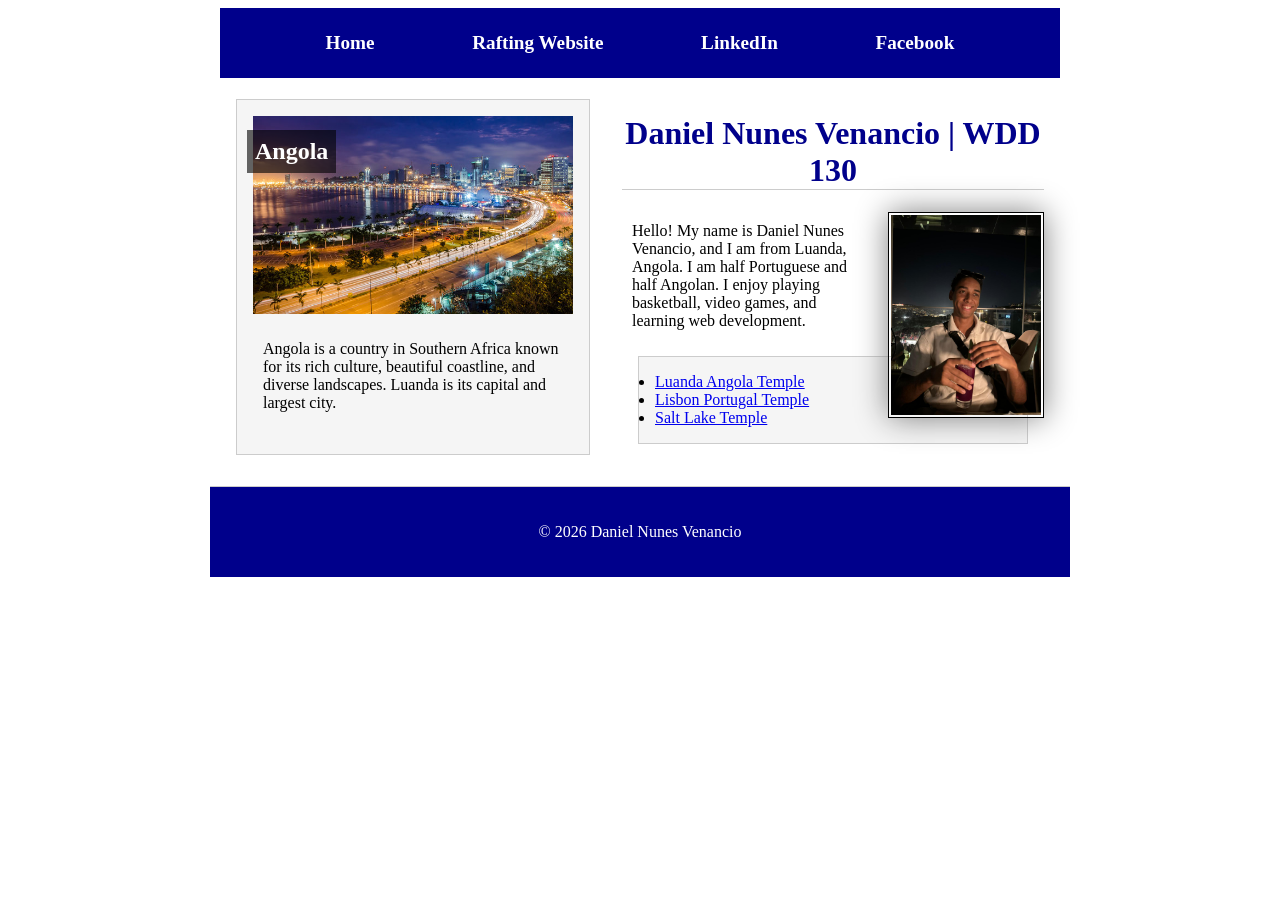
<file: index.html>
<!DOCTYPE html>
<html lang="en-US">

<head>
    <meta charset="utf-8">
    <meta name="viewport" content="width=device-width, initial-scale=1.0">
    <title>Daniel Nunes Venancio | WDD 130</title>
    <meta name="description" content="Daniel, WDD130, Introduction">
    <meta name="author" content="Daniel Venancio">
    <link rel="stylesheet" href="styles/styles.css">
</head>

<body>
    <header>
        <nav>
            <a class="active" href="#">Home</a>
            <a href="wwr/index.html">Rafting Website</a>
            <a href="https://www.linkedin.com/in/daniel-vena%C3%A2ncio-1ba6021aa/" target="_blank">LinkedIn</a>
            <a href="https://www.facebook.com/daniel.nunesvenancio" target="_blank">Facebook</a>
        </nav>
    </header>

    <!-- Div wrapper-->
    <div class="grid">
        <main>
            <h1>Daniel Nunes Venancio | WDD 130</h1>

            <img src="images/profile.jpg" alt="Hello, my name is Daniel Nunes Venancio" class="profile-img">

            <p>
                Hello! My name is Daniel Nunes Venancio, and I am from Luanda, Angola.
                I am half Portuguese and half Angolan. I enjoy playing basketball,
                video games, and learning web development.
            </p>

            <ul class="box">
                <li>
                    <a href="https://www.churchofjesuschrist.org/temples/details/luanda-angola-temple"
                        target="_blank">Luanda Angola Temple</a>
                </li>
                <li>
                    <a href="https://www.churchofjesuschrist.org/temples/details/lisbon-portugal-temple"
                        target="_blank">Lisbon Portugal Temple</a>
                </li>
                <li>
                    <a href="https://www.churchofjesuschrist.org/temples/details/salt-lake-temple" target="_blank">Salt
                        Lake
                        Temple</a>
                </li>
            </ul>
        </main>

        <aside class="box">
            <h2>Angola</h2>
            <img src="images/angola.jpg" alt="Map or landscape of Angola">
            <p>
                Angola is a country in Southern Africa known for its rich culture,
                beautiful coastline, and diverse landscapes. Luanda is its capital
                and largest city.
            </p>
        </aside>
    </div>

    <footer>
        <p>&copy; 2026 Daniel Nunes Venancio</p>
    </footer>
</body>

</html>
</file>
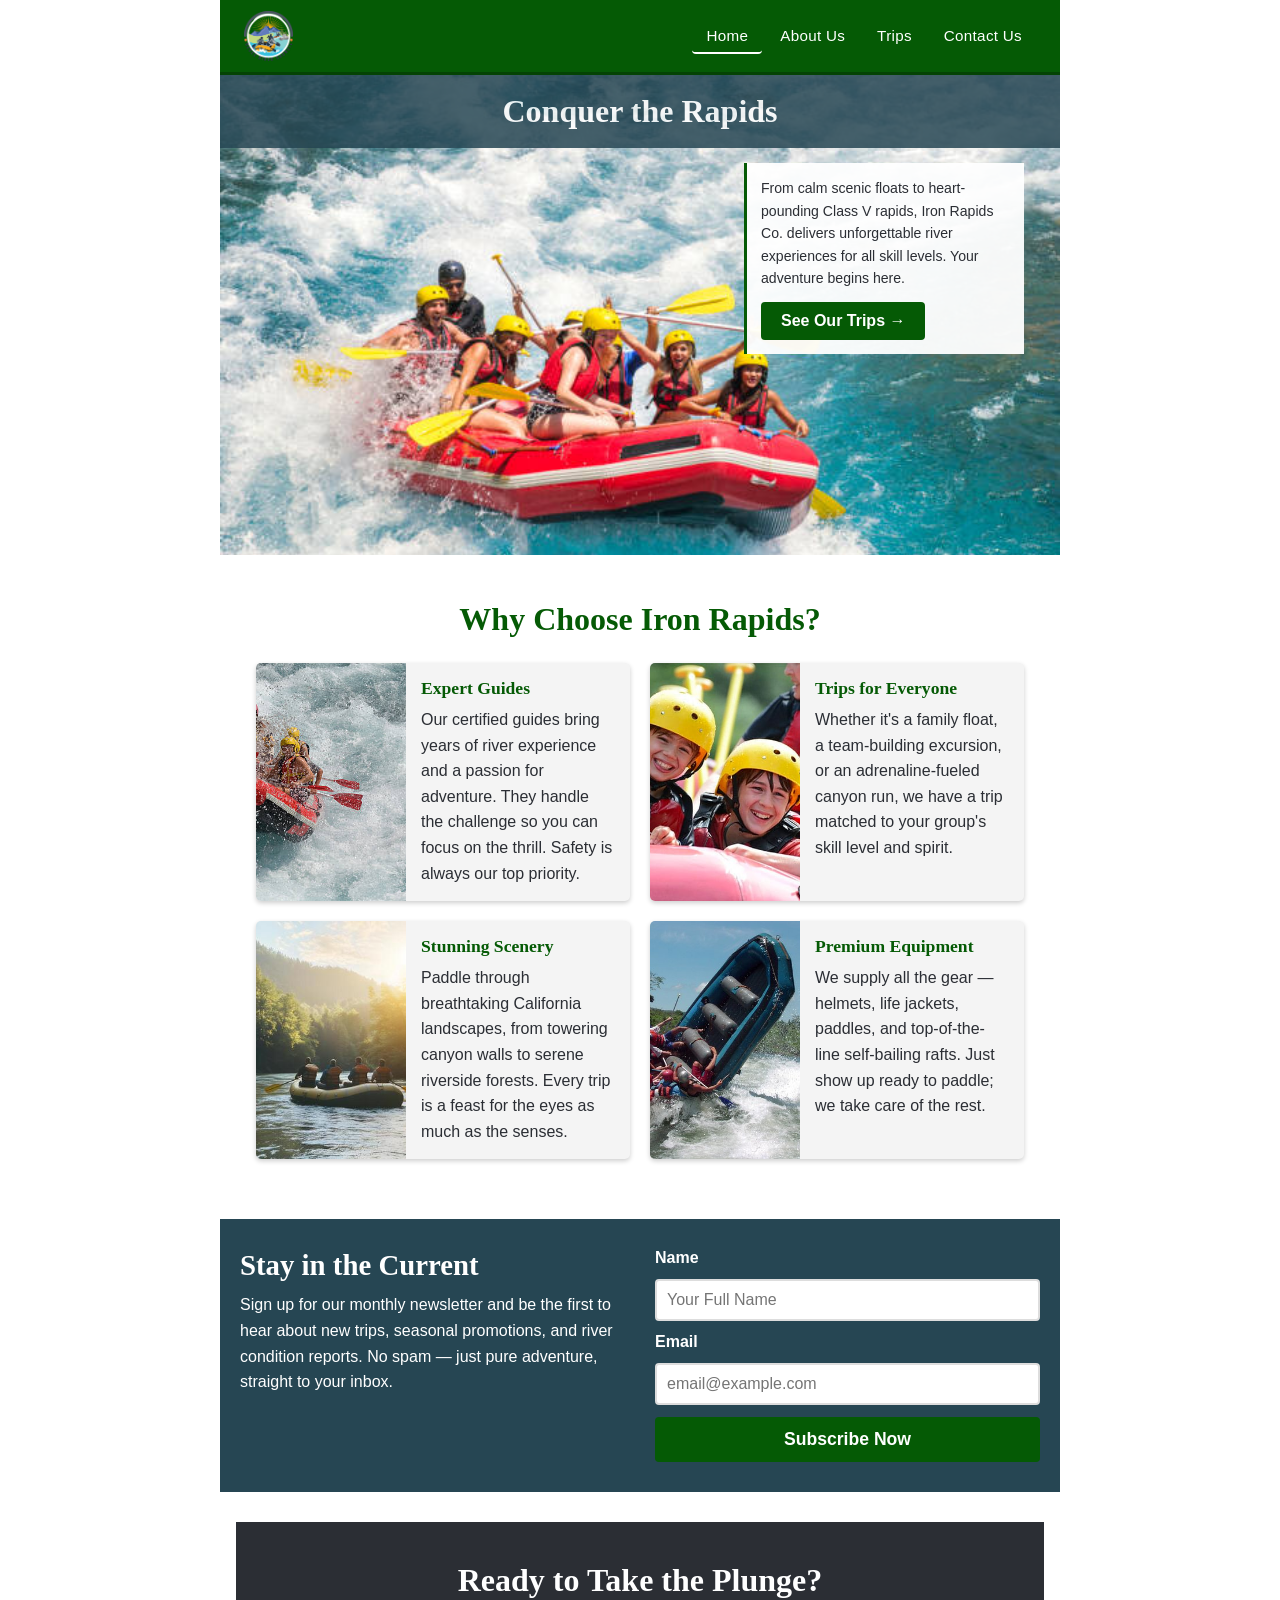
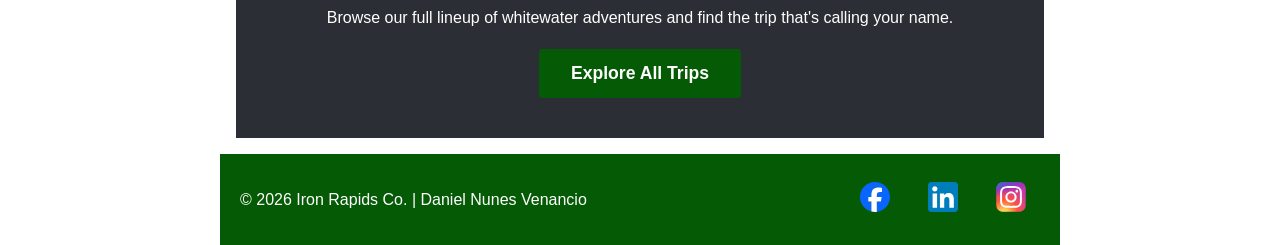
<file: wwr/index.html>
<!DOCTYPE html>
<html lang="en-US">

<head>
    <meta charset="utf-8">
    <meta name="viewport" content="width=device-width, initial-scale=1.0">
    <title>Iron Rapids | Whitewater Rafting Adventures</title>
    <meta name="description"
        content="Iron Rapids Co. offers thrilling whitewater rafting adventures in Sacramento, California. Book your trip today!">
    <meta name="author" content="Daniel Nunes Venancio">
    <link rel="stylesheet" href="styles/rafting.css">
</head>

<body>
    <header>
        <img src="images/logo.png" alt="Iron Rapids Logo">
        <nav>
            <a href="index.html" class="active">Home</a>
            <a href="about.html">About Us</a>
            <a href="trips.html">Trips</a>
            <a href="contact.html">Contact Us</a>
        </nav>
    </header>

    <main>

        <div class="hero">
            <img src="images/hero.jpg" alt="Whitewater rafting on the river">
            <h1>Conquer the Rapids</h1>
            <article>
                <p>
                    From calm scenic floats to heart-pounding Class V rapids,
                    Iron Rapids Co. delivers unforgettable river experiences for
                    all skill levels. Your adventure begins here.
                </p>
                <a href="trips.html" class="cta-button">See Our Trips &rarr;</a>
            </article>
        </div>

        <!--grid-->
        <section class="offerings">
            <h2>Why Choose Iron Rapids?</h2>
            <div class="offerings-grid">
                <div class="offering-card">
                    <img src="images/rapid.jpg" alt="Expert guides leading a rafting trip">
                    <div class="offering-text">
                        <h3>Expert Guides</h3>
                        <p>Our certified guides bring years of river experience and a passion
                            for adventure. They handle the challenge so you can focus on the thrill.
                            Safety is always our top priority.</p>
                    </div>
                </div>
                <div class="offering-card">
                    <img src="images/family.jpg" alt="Family enjoying a rafting adventure">
                    <div class="offering-text">
                        <h3>Trips for Everyone</h3>
                        <p>Whether it's a family float, a team-building excursion, or an
                            adrenaline-fueled canyon run, we have a trip matched to your
                            group's skill level and spirit.</p>
                    </div>
                </div>
                <div class="offering-card">
                    <img src="images/sunset.jpg" alt="Beautiful river scenery at sunset">
                    <div class="offering-text">
                        <h3>Stunning Scenery</h3>
                        <p>Paddle through breathtaking California landscapes, from towering
                            canyon walls to serene riverside forests. Every trip is a feast
                            for the eyes as much as the senses.</p>
                    </div>
                </div>
                <div class="offering-card">
                    <img src="images/extreme.jpg" alt="Extreme whitewater rafting">
                    <div class="offering-text">
                        <h3>Premium Equipment</h3>
                        <p>We supply all the gear — helmets, life jackets, paddles, and
                            top-of-the-line self-bailing rafts. Just show up ready to
                            paddle; we take care of the rest.</p>
                    </div>
                </div>
            </div>
        </section>

        <!--sign-Up-->
        <section class="newsletter">
            <div class="newsletter-inner">
                <div class="newsletter-text">
                    <h2>Stay in the Current</h2>
                    <p>Sign up for our monthly newsletter and be the first to hear about
                        new trips, seasonal promotions, and river condition reports.
                        No spam — just pure adventure, straight to your inbox.</p>
                </div>
                <form class="newsletter-form" action="submit-newsletter.php" method="post">
                    <label for="nl-name">Name</label>
                    <input type="text" id="nl-name" name="name" placeholder="Your Full Name" required>

                    <label for="nl-email">Email</label>
                    <input type="email" id="nl-email" name="email" placeholder="email@example.com" required>

                    <button type="submit">Subscribe Now</button>
                </form>
            </div>
        </section>

        <!--action banner-->
        <section class="cta-banner">
            <h2>Ready to Take the Plunge?</h2>
            <p>Browse our full lineup of whitewater adventures and find the trip that's calling your name.</p>
            <a href="trips.html" class="cta-button cta-button-lg">Explore All Trips</a>
        </section>

    </main>

    <footer>
        <p>&copy; 2026 Iron Rapids Co. | Daniel Nunes Venancio</p>
        <nav class="socialmedia">
            <a href="https://facebook.com"><img src="images/facebook.svg" alt="Facebook"></a>
            <a href="https://linkedin.com"><img src="images/linkedin.svg" alt="LinkedIn"></a>
            <a href="https://instagram.com"><img src="images/instagram.svg" alt="Instagram"></a>
        </nav>
    </footer>
</body>

</html>
</file>
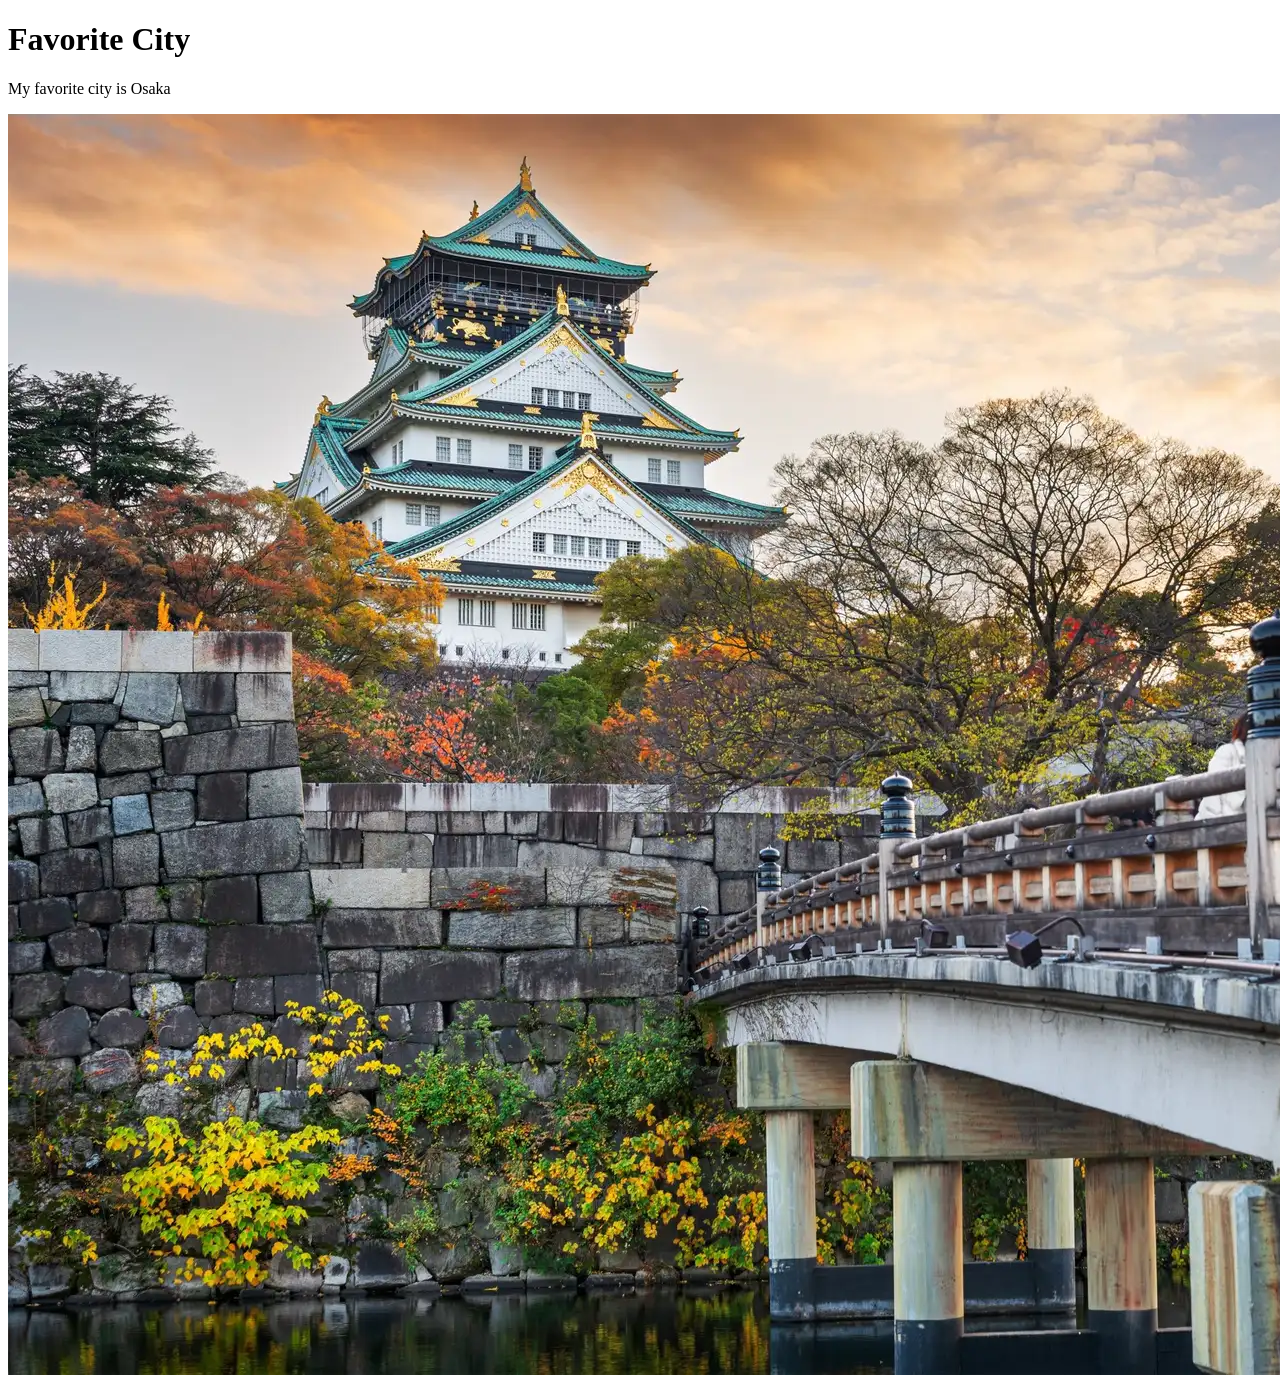
<file: week01/favorite-city.html>
<!DOCTYPE html>
<html lang="en">

<head>
    <meta charset="UTF-8">
    <meta name="viewport" content="width=device-width, initial-scale=1.0">
    <title>Favorite City</title>
</head>

<body>
    <h1>Favorite City</h1>
    <p>My favorite city is Osaka</p>
    <img src="images/osakacity.webp" alt="Osaka Temple">

</body>

</html>
</file>
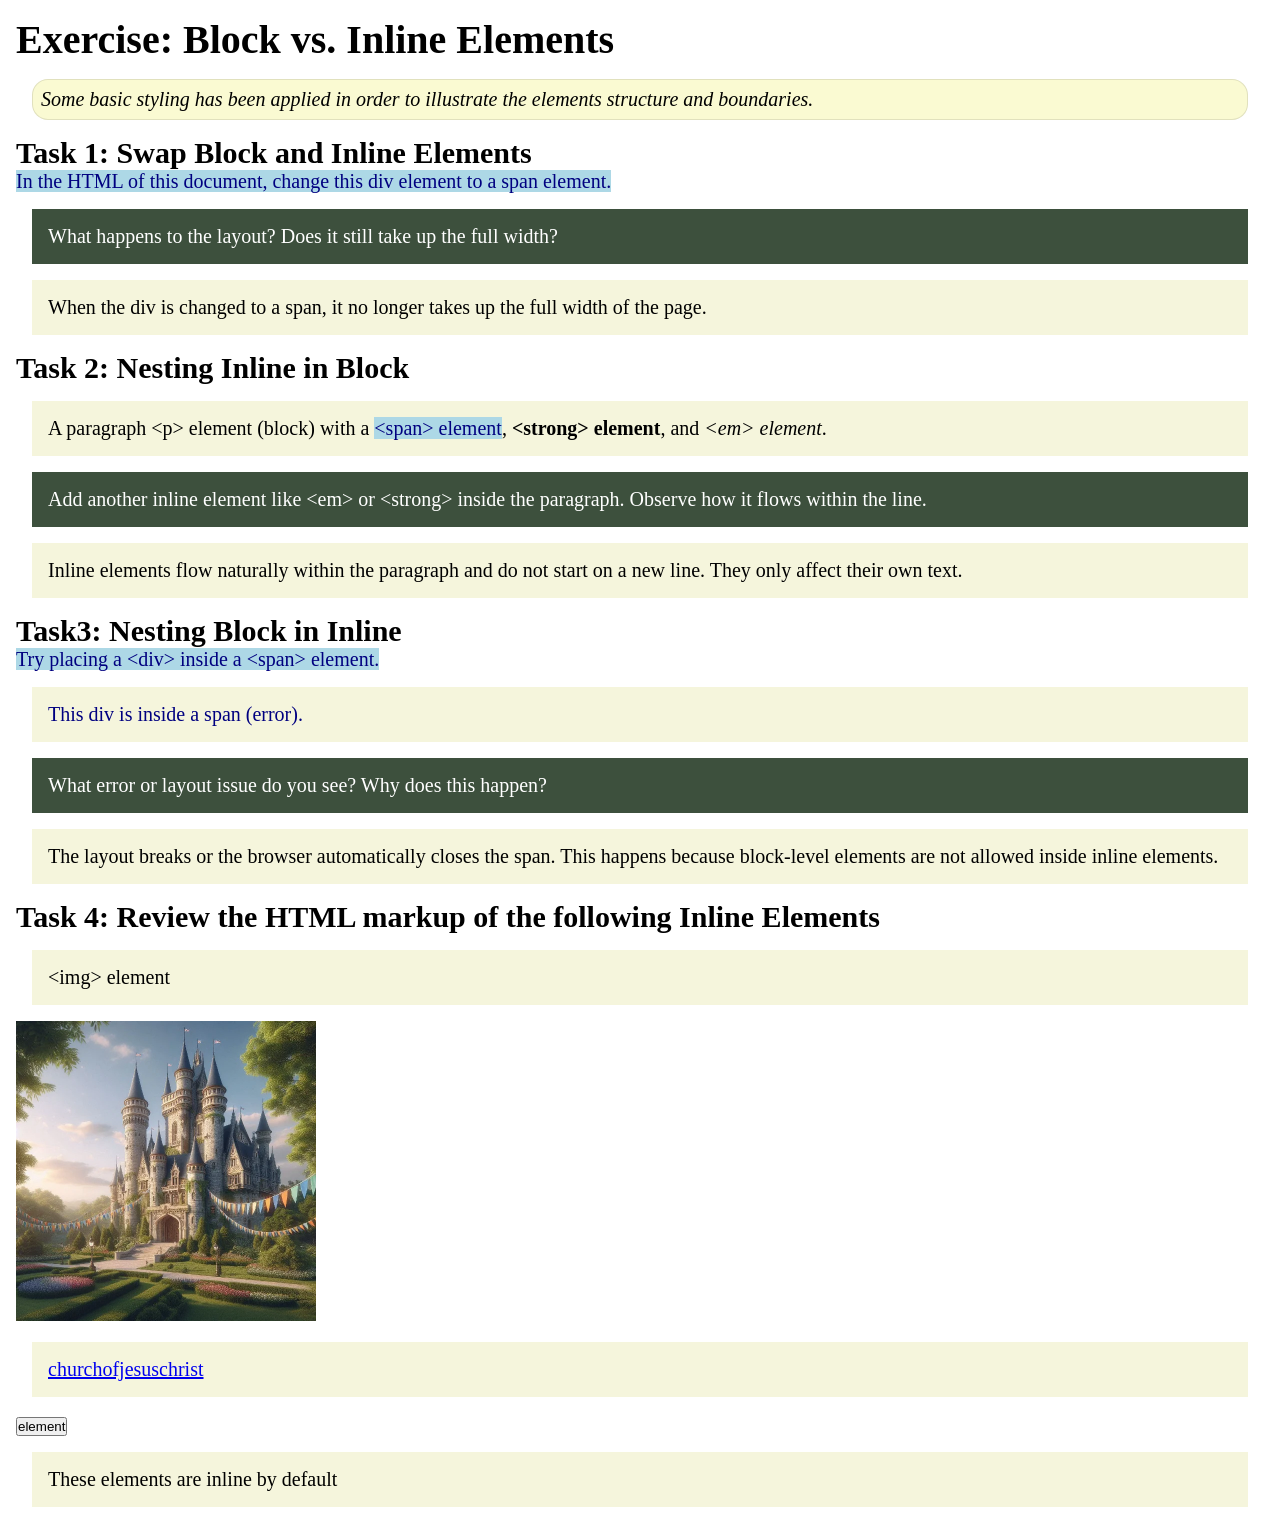
<file: week02/block-vs-inline.html>
<!DOCTYPE html>
<html lang="en">

<head>
    <meta charset="UTF-8">
    <meta name="viewport" content="width=device-width, initial-scale=1.0">
    <title>Exercise: Block vs. Inline Elements</title>
    <link rel="stylesheet" href="styles/block-vs-inline.css">
</head>

<body>
    <main>
        <h1>Exercise: Block vs. Inline Elements</h1>
        <p class="note">Some basic styling has been applied in order to illustrate the elements structure and
            boundaries.</p>

        <h2>Task 1: Swap Block and Inline Elements</h2>
        <span>In the HTML of this document, change this div element to a span element.</span>
        <p class="question">What happens to the layout? Does it still take up the full width?</p>
        <p class="answer">
            When the div is changed to a span, it no longer takes up the full width of the page.
        </p>

        <h2>Task 2: Nesting Inline in Block</h2>
        <p>
            A paragraph &lt;p&gt; element (block) with a
            <span>&lt;span&gt; element</span>,
            <strong>&lt;strong&gt; element</strong>,
            and <em>&lt;em&gt; element</em>.
        </p>
        <p class="question">Add another inline element like &lt;em&gt; or &lt;strong&gt; inside the paragraph. Observe
            how it flows within the line.</p>
        <p class="answer">
            Inline elements flow naturally within the paragraph and do not start on a new line.
            They only affect their own text.
        </p>

        <h2>Task3: Nesting Block in Inline</h2>
        <span>
            Try placing a &lt;div&gt; inside a &lt;span&gt; element.
            <div>This div is inside a span (error).</div>
        </span>
        <p class="question">What error or layout issue do you see? Why does this happen?</p>
        <p class="answer">
            The layout breaks or the browser automatically closes the span.
            This happens because block-level elements are not allowed inside inline elements.
        </p>


        <h2>Task 4: Review the HTML markup of the following Inline Elements</h2>
        <p>&lt;img&gt; element</p>
        <img src="images/castle.webp" alt="placeholder image (images are inline)" width="300" height="300">
        <p>
            <a href="https://churchofjesuschrist.org">
                churchofjesuschrist
            </a>
        </p>
        <button type="button"> element</button>
        <p class="answer">
            These elements are inline by default
        </p>
    </main>
</body>

</html>
</file>
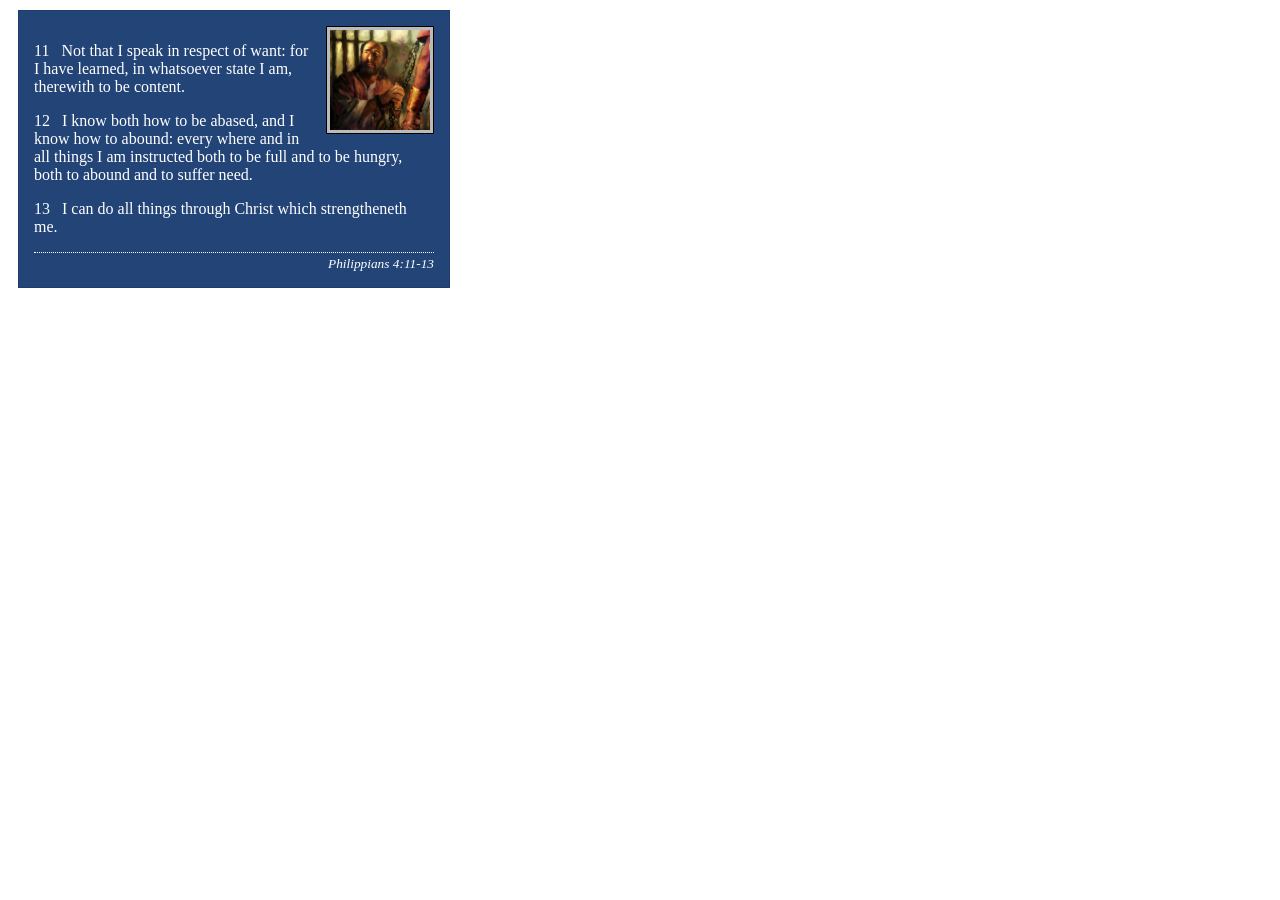
<file: week02/box-model-solution.html>
<!DOCTYPE html>
<html lang="en">
<head>
    <meta charset="UTF-8">
    <meta name="viewport" content="width=device-width, initial-scale=1.0">
    <title>Box Model Activity</title>
    <link rel="stylesheet" href="styles/box-model-solution.css">
</head>
<body>
    <main>
        <div class="callout">
            <img src="images/apostle-paul-imprisoned.webp" alt="Paul the Apostle - Imprisoned in Rome" width="200" height="200">
            <blockquote>
                <p>11 &nbsp; Not that I speak in respect of want: for I have learned, in whatsoever state I am, therewith to be content.</p>
                <p>12 &nbsp; I know both how to be abased, and I know how to abound: every where and in all things I am instructed both to be full and to be hungry, both to abound and to suffer need.</p>
                <p>13 &nbsp; I can do all things through Christ which strengtheneth me.</p>
            </blockquote>
            <cite>Philippians 4:11-13</cite>
        </div>
    </main>
</body>
</html>
</file>
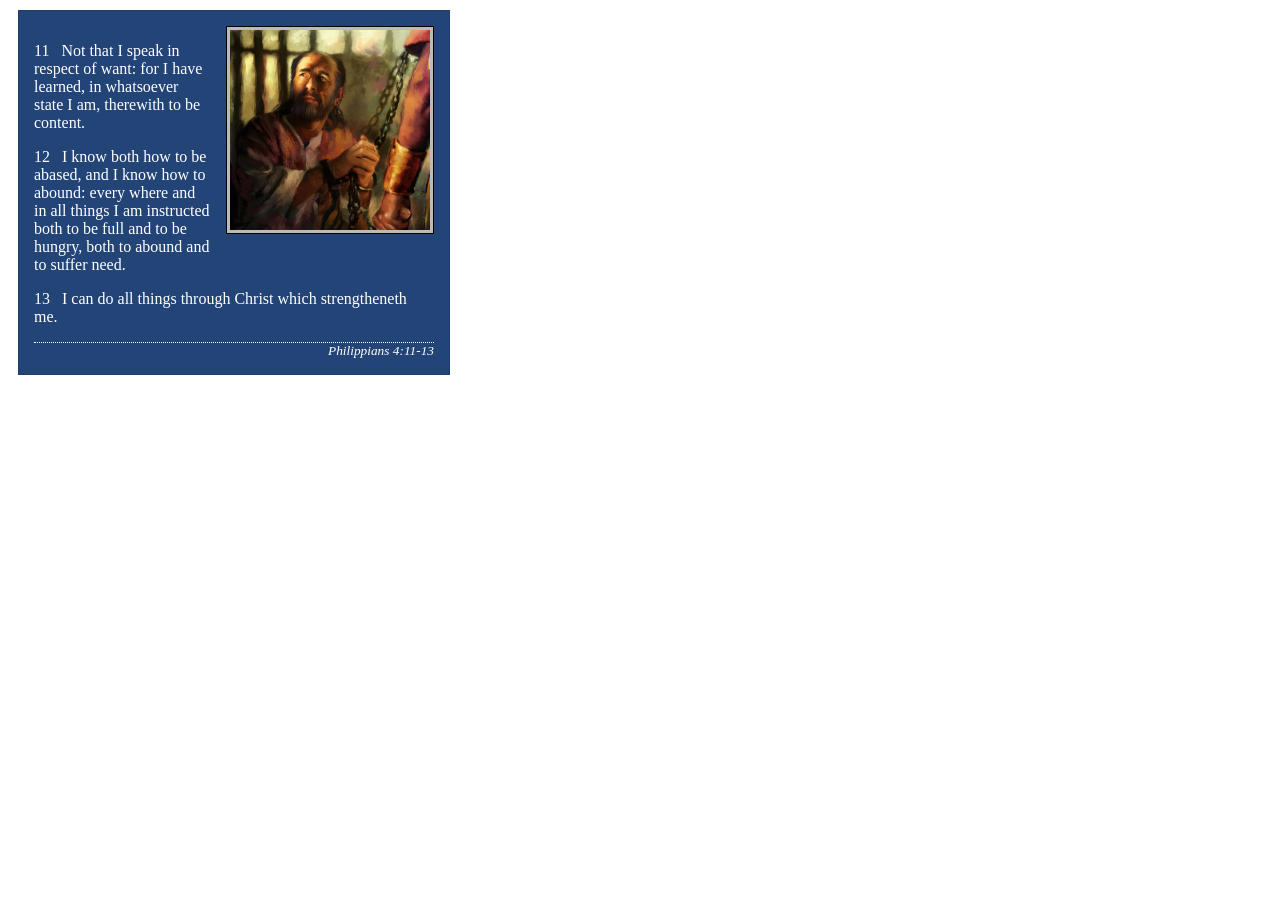
<file: week02/box-model.html>
<!DOCTYPE html>
<html lang="en">

<head>
    <link rel="stylesheet" href="styles/box-model.css">
    <meta charset="UTF-8">
    <meta name="viewport" content="width=device-width, initial-scale=1.0">
    <title>Box Model Activity</title>
</head>

<body>
    <main>
        <div class="callout">
            <img src="images/apostle-paul-imprisoned.webp" alt="Paul the Apostle - Imprisoned in Rome" width="200"
                height="200">
            <blockquote>
                <p>11 &nbsp; Not that I speak in respect of want: for I have learned, in whatsoever state I am,
                    therewith to be content.</p>
                <p>12 &nbsp; I know both how to be abased, and I know how to abound: every where and in all things I am
                    instructed both to be full and to be hungry, both to abound and to suffer need.</p>
                <p>13 &nbsp; I can do all things through Christ which strengtheneth me.</p>
            </blockquote>
            <cite>Philippians 4:11-13</cite>
        </div>
    </main>
</body>

</html>
</file>
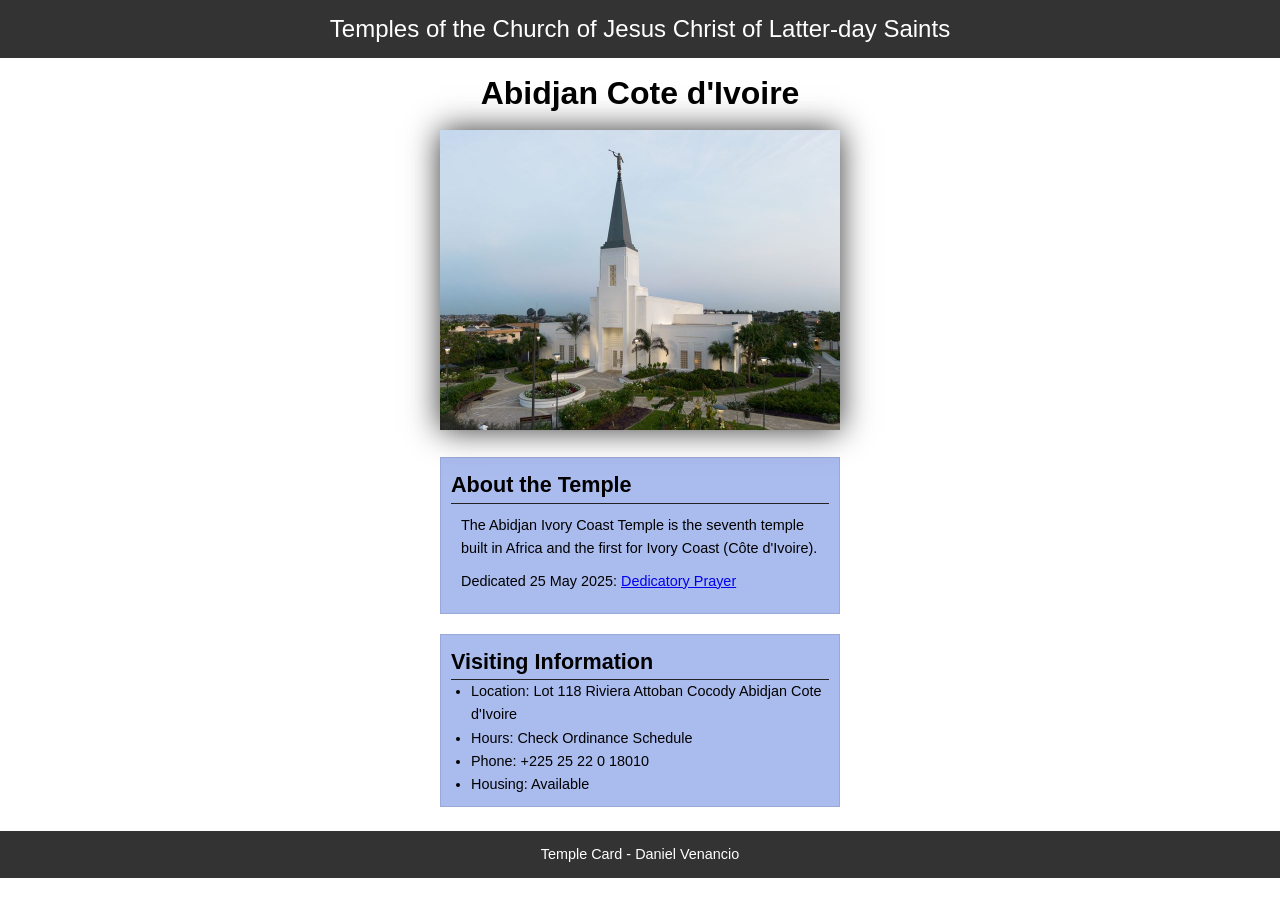
<file: week02/temple.html>
<!DOCTYPE html>
<html lang="en">

<head>
    <link rel="stylesheet" href="styles/temple.css">
    <meta charset="UTF-8">
    <meta name="viewport" content="width=device-width, initial-scale=1.0">
    <title>Temple Card - Abidjan Cote d'Ivoire</title>
</head>

<body>
    <header>
        <p>Temples of the Church of Jesus Christ of Latter-day Saints</p>
    </header>
    <main>
        <h1>Abidjan Cote d'Ivoire</h1>
        <picture>
            <img src="images/abidjan-ivory-coast.jpeg" alt="Abidjan Cote d'Ivoire Temple">
        </picture>
        <section>
            <h2>About the Temple</h2>
            <p>The Abidjan Ivory Coast Temple is the seventh temple built in Africa and the first for Ivory Coast (Côte
                d'Ivoire).</p>
            <p>Dedicated 25 May 2025: <a
                    href="https://www.churchofjesuschrist.org/temples/dedicatory-prayer/abidjan-ivory-coast-temple/2025-05-25?lang=eng"
                    target="_blank" rel="noopener noreferrer">Dedicatory Prayer</a></p>
        </section>
        <section>
            <h2>Visiting Information</h2>
            <ul>
                <li>Location: Lot 118 Riviera Attoban Cocody Abidjan Cote d'Ivoire</li>
                <li>Hours: Check Ordinance Schedule</li>
                <li>Phone: +225 25 22 0 18010</li>
                <li>Housing: Available</li>
            </ul>
        </section>
    </main>
    <footer>
        <p>Temple Card - Daniel Venancio</p>
    </footer>
</body>

</html>
</file>
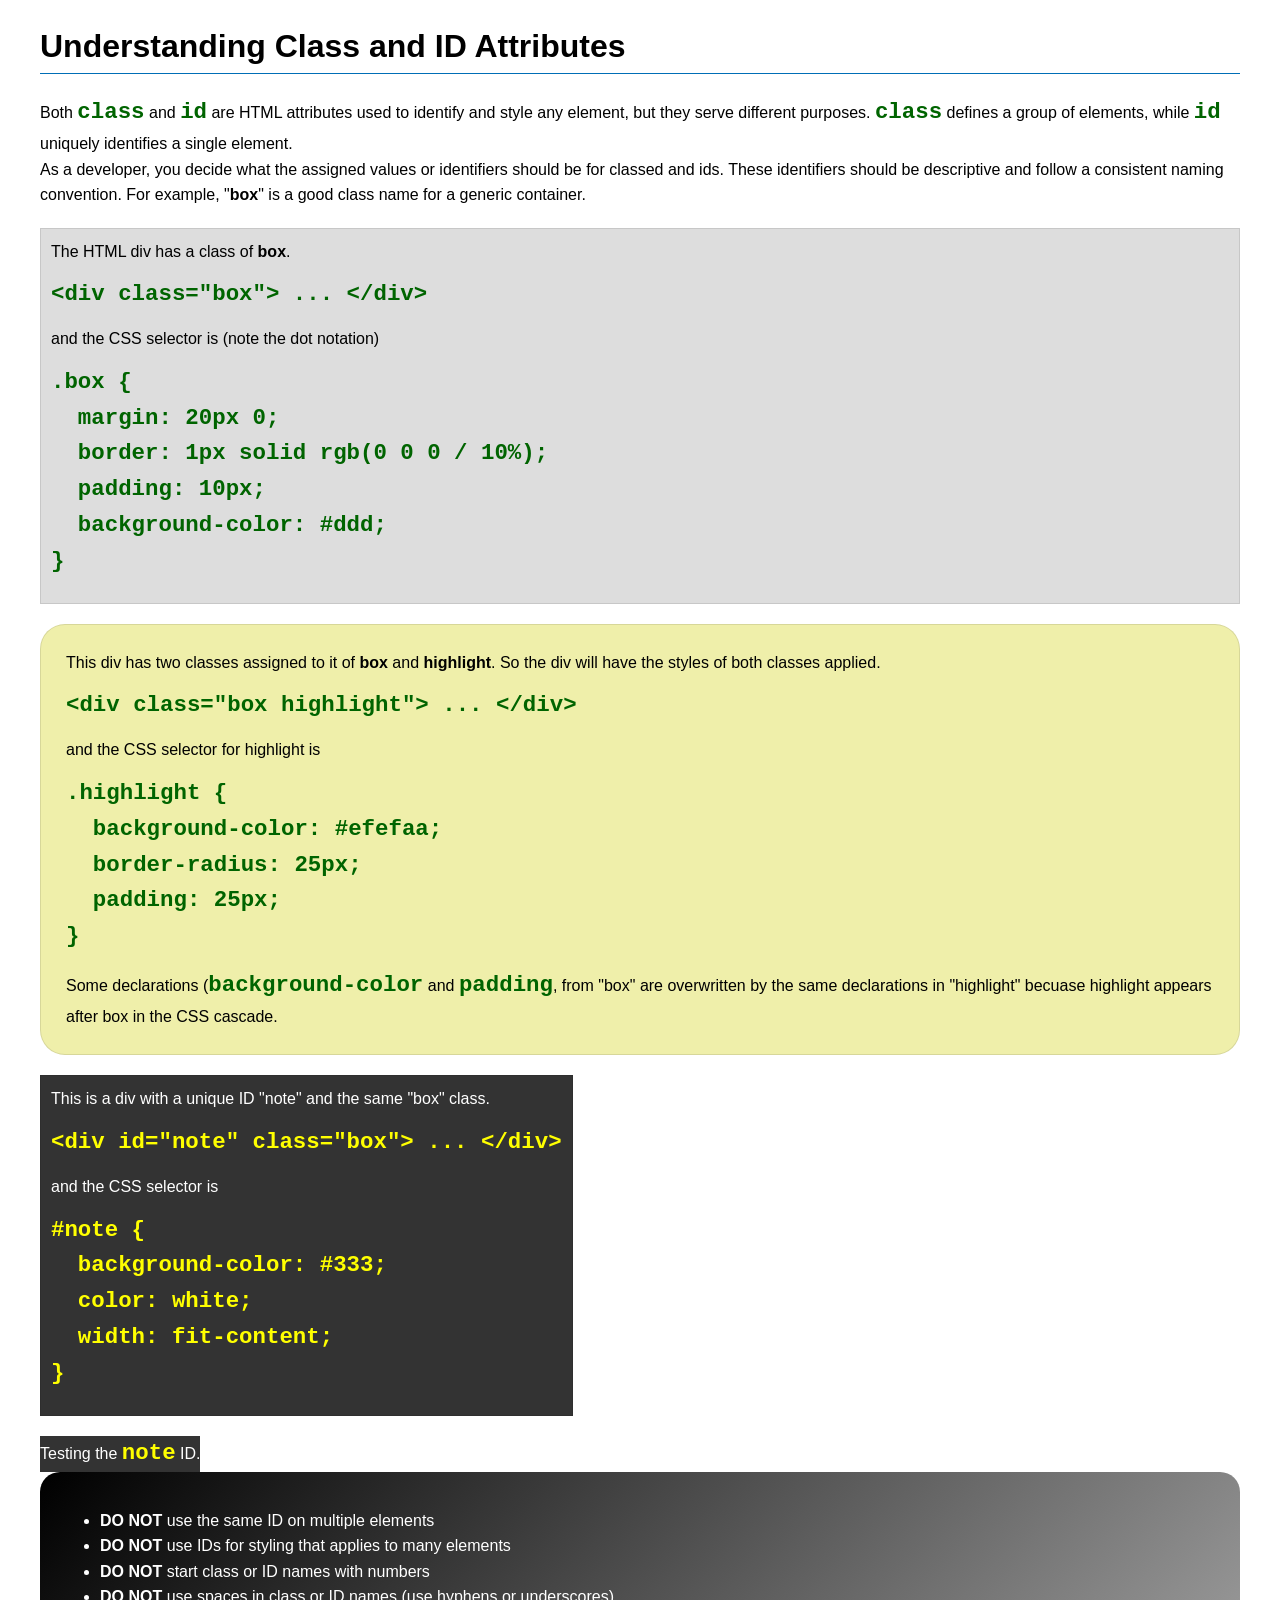
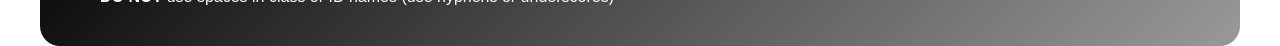
<file: week03/class-and-id.html>
<!DOCTYPE html>
<html lang="en">

<head>
    <meta charset="UTF-8">
    <meta name="viewport" content="width=device-width, initial-scale=1.0">
    <title>Class vs ID Attributes</title>
    <link rel="stylesheet" href="styles/class-and-id.css">
</head>

<body>
    <h1>Understanding Class and ID Attributes</h1>
    <p>Both <code>class</code> and <code>id</code> are HTML attributes used to identify and style any element, but they
        serve different purposes. <code>class</code> defines a group of elements, while <code>id</code> uniquely
        identifies a single element.</p>
    <p>As a developer, you decide what the assigned values or identifiers should be for classed and ids. These
        identifiers should be
        descriptive and follow a consistent naming convention. For example, "<strong>box</strong>" is a good class name
        for a generic container.</p>
    <div class="box">
        <p>The HTML div has a class of <strong>box</strong>.</p>
        <pre><code class="html">&lt;div class="box"&gt; ... &lt;/div&gt;</code></pre>
        and the CSS selector is (note the dot notation)
        <pre><code class="css">.box {
  margin: 20px 0;
  border: 1px solid rgb(0 0 0 / 10%);
  padding: 10px;
  background-color: #ddd; 
}</code></pre>
    </div>

    <div class="box highlight">
        <p>This div has two classes assigned to it of <strong>box</strong> and <strong>highlight</strong>. So the div
            will have the styles of both classes applied.</p>
        <pre><code class="html">&lt;div class="box highlight"&gt; ... &lt;/div&gt;</code></pre>
        and the CSS selector for highlight is
        <pre><code class="css">.highlight {
  background-color: #efefaa;
  border-radius: 25px;
  padding: 25px;
}</code></pre>
<p>Some declarations (<code>background-color</code> and <code>padding</code>, from "box" are overwritten by the same declarations in "highlight" becuase highlight appears after box in the CSS cascade.</p>
    </div>

    <div id="note" class="box">
        <p>This is a div with a unique ID "note" and the same "box" class.</p>
        <pre><code class="html">&lt;div id="note" class="box"&gt; ... &lt;/div&gt;</code></pre>
        and the CSS selector is
        <pre><code class="css">#note {
  background-color: #333;
  color: white;
  width: fit-content;
}</code></pre>
    </div>

    <div id="note">
        <p>Testing the <code>note</code> ID.</p>
    </div>

    <section id="best-practice">
        <ul>
            <li><strong>DO NOT</strong> use the same ID on multiple elements</li>
            <li><strong>DO NOT</strong> use IDs for styling that applies to many elements</li>
            <li><strong>DO NOT</strong> start class or ID names with numbers</li>
            <li><strong>DO NOT</strong> use spaces in class or ID names (use hyphens or underscores)</li>
        </ul>
    </section>




</body>

</html>
</file>
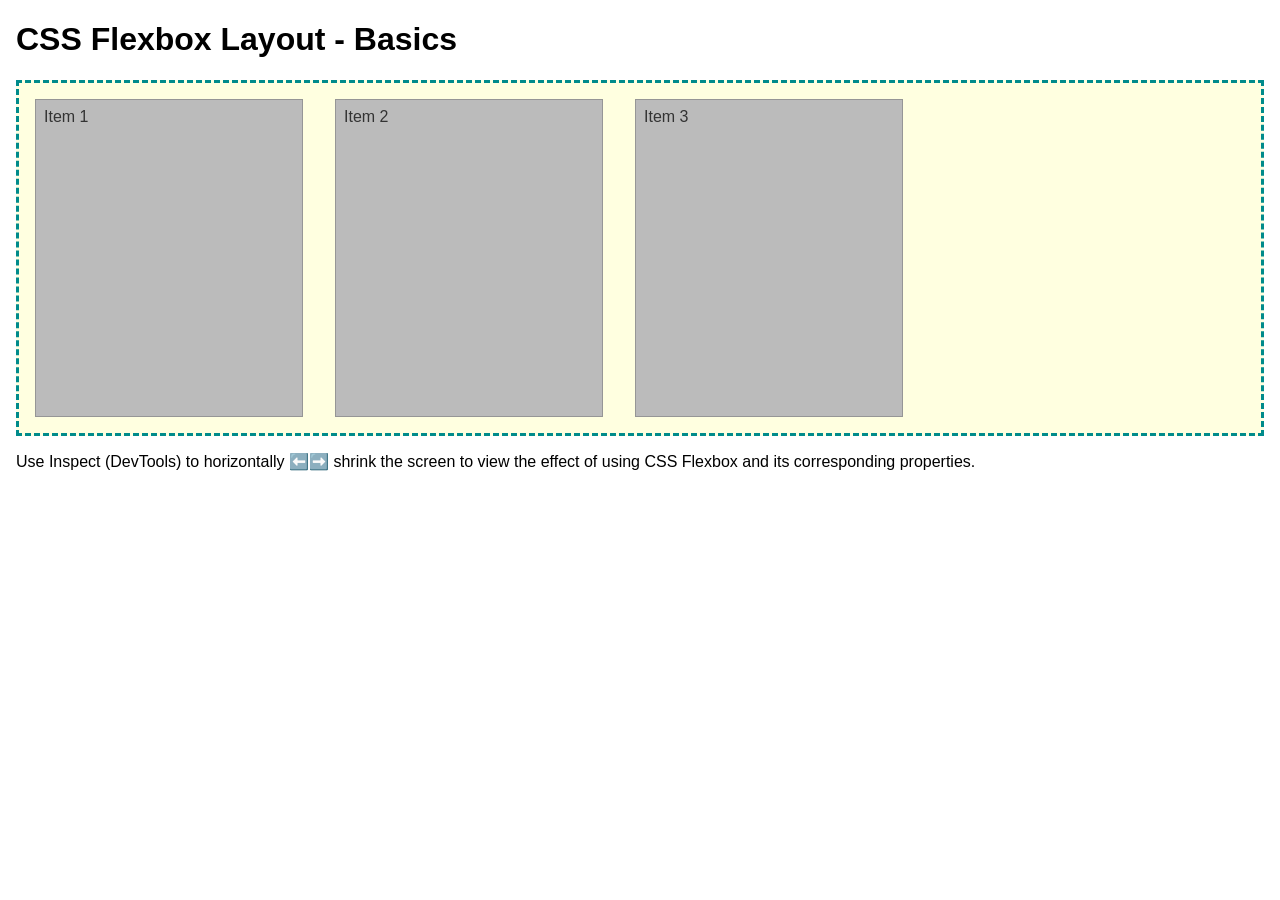
<file: week04/flexbox-layout.html>
<!DOCTYPE html>
<html lang="en">
<head>
    <meta charset="UTF-8">
    <meta name="viewport" content="width=device-width, initial-scale=1.0">
    <title>CSS Flexbox Layout - Basics</title>
    <link rel="stylesheet" href="styles/flexbox.css">
</head>
<body>
    <main>
        <h1>CSS Flexbox Layout - Basics</h1>
        <div class="flex-container">
            <div class="flex-item item1">Item 1</div>
            <div class="flex-item item2">Item 2</div>
            <div class="flex-item item3">Item 3</div>
        </div>
        <p>Use Inspect (DevTools) to horizontally ⬅️➡️ shrink the screen to view the effect of using CSS Flexbox and its corresponding properties.</p>
    </main>
</body>
</html>
</file>
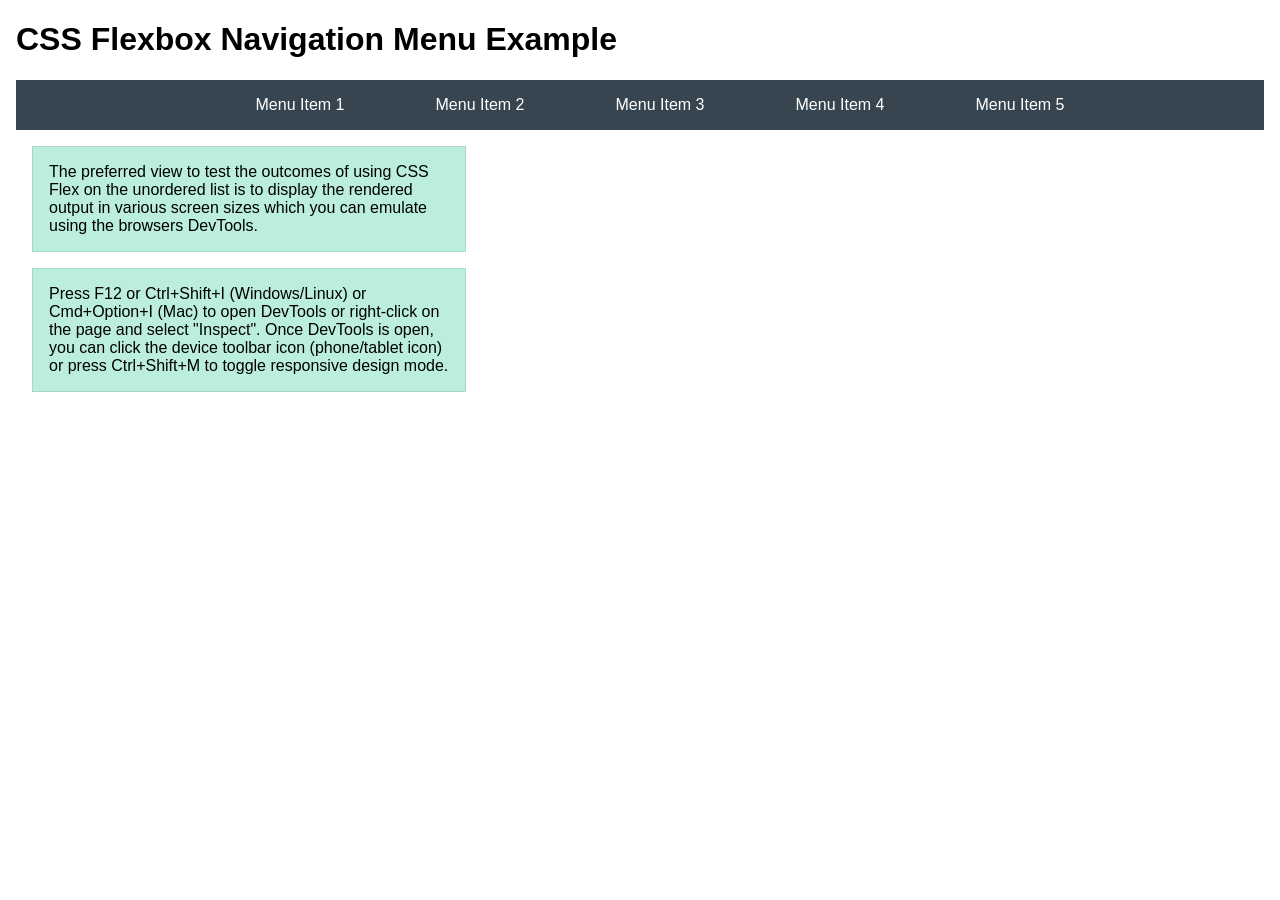
<file: week04/flexbox-menu.html>
<!DOCTYPE html>
<html lang="en">
<head>
    <meta charset="UTF-8">
    <meta name="viewport" content="width=device-width, initial-scale=1.0">
    <title>CSS Flexbox - Navigation Menu</title>
    <link rel="stylesheet" href="styles/flexbox-menu.css">
</head>
<body>
    <main>
        <h1>CSS Flexbox Navigation Menu Example</h1>
        <nav>
            <ul>
                <li><a href="#">Menu Item 1</a></li>
                <li><a href="#">Menu Item 2</a></li>
                <li><a href="#">Menu Item 3</a></li>
                <li><a href="#">Menu Item 4</a></li>
                <li><a href="#">Menu Item 5</a></li>
            </ul>
        </nav>
        <p>The preferred view to test the outcomes of using CSS Flex on the unordered list is to display the rendered output in various screen sizes which you can emulate using the browsers DevTools.</p>

        <p>Press F12 or Ctrl+Shift+I (Windows/Linux) or Cmd+Option+I (Mac) to open DevTools or right-click on the page and select "Inspect". Once DevTools is open, you can click the device toolbar icon (phone/tablet icon) or press Ctrl+Shift+M to toggle responsive design mode.</p>

                      
        
    </main>
</body>
</html>
</file>
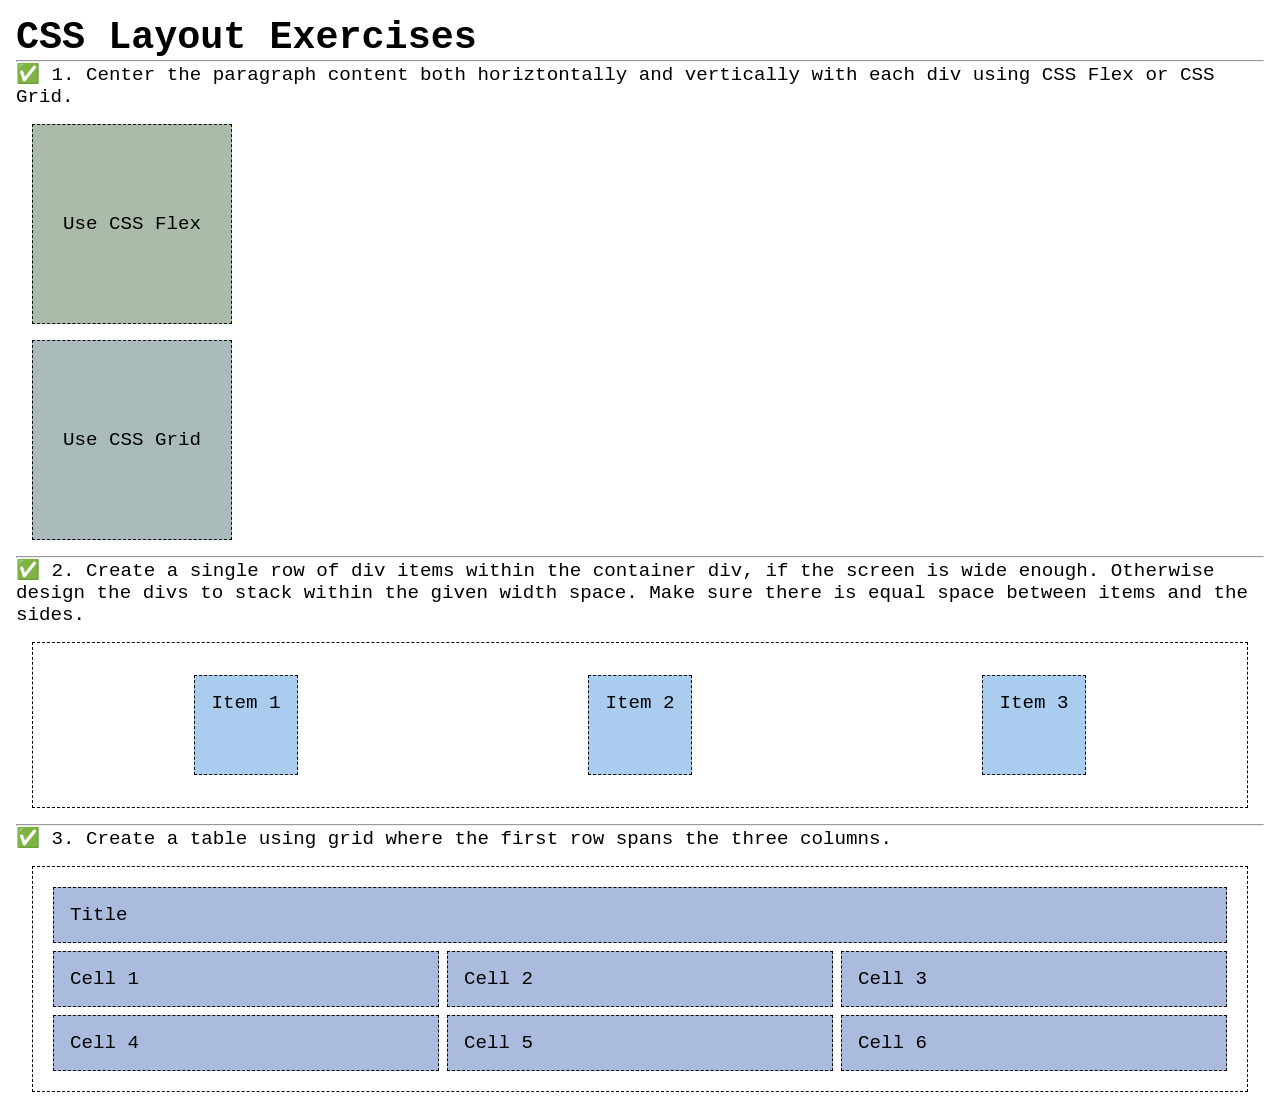
<file: week04/layout-exercises-solution.html>
<!DOCTYPE html>
<html lang="en">
<head>
    <meta charset="UTF-8">
    <meta name="viewport" content="width=device-width, initial-scale=1.0">
    <title>CSS Layout Exercises</title>
    <link rel="stylesheet" href="styles/layout-exercises-solution.css">
</head>
<body>
    <main>
        <h1>CSS Layout Exercises</h1>
        <hr>
        <p>✅ 1. Center the paragraph content both horiztontally and vertically with each div using CSS Flex or CSS Grid.</p>
        <div class="one flex">
            <p>Use CSS Flex</p>
        </div>
        <div class="one grid">
            <p>Use CSS Grid</p>
        </div>
        <hr>
        <p>✅ 2. Create a single row of div items within the container div, if the screen is wide enough. Otherwise design the
            divs to stack within the given width space. Make sure there is equal space between items and the sides.</p>
        <div class="container2">
            <div class="two">
                <p>Item 1</p>
            </div>
            <div class="two">
                <p>Item 2</p>
            </div>
            <div class="two">
                <p>Item 3</p>
            </div>
        </div>
        <hr>
        <p>✅ 3. Create a table using grid where the first row spans the three columns. </p>
        <div class="container3">
            <div class="three columns-3">
                <p>Title</p>
            </div>
            <div class="three">
                <p>Cell 1</p>
            </div>
            <div class="three">
                <p>Cell 2</p>
            </div>
            <div class="three">
                <p>Cell 3</p>
            </div>
            <div class="three">
                <p>Cell 4</p>
            </div>
            <div class="three">
                <p>Cell 5</p>
            </div>
            <div class="three">
                <p>Cell 6</p>
            </div>
        
        </div>
    </main>
</body>
</html>
</file>
<file: styles/styles.css>
* Universal*/
* {
    margin: 0;
    padding: 0;
    box-sizing: border-box;
}

/*Max-width and centering */
header, .grid, footer {
    max-width: 840px;
    margin: 0 auto;
}

nav {
    background-color: darkblue;
    padding: 1rem;
    display: flex;
    justify-content: space-evenly;
    align-items: center;
}

nav a {
    display: block;
    padding: 0.5rem;
    text-decoration: none;
    font-size: 1.2rem;
    font-weight: 700;
    color: #fff; 
}

nav a:hover {
    background-color: blue;
}

h1 {
    text-align: center;
    color: darkblue;
    border-bottom: 1px solid #ccc;
}

.grid {
    display: grid;
    align-items: center;
}

main {
    grid-column: 2/3;
    margin: 1rem;
}

.profile-img {
    float: right;
    width: 150px;
    height: auto;
    margin: 0 0 1rem 1rem;
    border: 1px solid black;
    padding: 2px;
    box-shadow: 0 0 30px gray;
}

p {
    padding: 10px;
}

/*Aside positioning */
aside {
    width: 20rem;
    position: relative;
    grid-column: 1/2;
    grid-row: 1/2;
}

aside img {
    display: block;
    width: 100%;
    height: auto;
}

aside h2 {
    position: absolute;
    top: 10px;
    left: 10px;
    background-color: rgba(0, 0, 0, 0.6);
    color: white;
    padding: 0.5rem;
}

footer {
    color: white;
    background-color: darkblue;
    margin-top: 10px;
    border-top: 1px solid #ccc;
    text-align: center;
    padding: 10px;
}

.box {
    margin: 1rem;
    padding: 1rem;
    border: 1px solid #ccc;
    background-color: #f5f5f5;
    color: #000;
}
</file>
<file: wwr/styles/rafting.css>
:root {
    --primary-color: #055a05;      /* forest green */
    --accent1-color: #2b2e34;      /* iron charcoal */
    --accent2-color: #264653;      /* dark slate blue */
    --heading-font: "Times New Roman", "Georgia", serif;
    --body-font: Arial, Helvetica, sans-serif;
}

* {
    margin: 0;
    padding: 0;
    box-sizing: border-box;
}

body {
    font-family: var(--body-font);
    color: var(--accent1-color);
}

header, main, footer {
    width: 840px;
    margin: 0 auto;
}

/* Header - CSS Grid Layout */
header {
    background-color: var(--primary-color);
    color: white;
    display: grid;
    grid-template-columns: auto 1fr;
    align-items: center;
    padding: 0 24px;
    gap: 20px;
    height: 75px;
    border-bottom: 3px solid #044304;
}

header img {
    height: 50px;
    width: auto;
}

/* Navigation - CSS Flexbox Layout */
nav {
    display: flex;
    justify-content: flex-end;
    align-items: center;
    gap: 4px;
}

nav a {
    color: white;
    text-decoration: none;
    padding: 8px 14px;
    border-radius: 4px;
    font-size: 0.95rem;
    letter-spacing: 0.02em;
    transition: background-color 0.3s ease;
    border-bottom: 2px solid transparent;
}

nav a:hover {
    background-color: rgba(255, 255, 255, 0.15);
    border-bottom: 2px solid rgba(255, 255, 255, 0.6);
}

nav a.active {
    border-bottom: 2px solid white;
}

/* Headings */
h1, h2 {
    font-family: var(--heading-font);
    color: var(--primary-color);
}

/* Content Spacing */
p, section, article {
    margin: 16px;
    padding: 8px;
}

/* Hero Section */
.hero {
    position: relative;
    overflow: hidden;
}

.hero img {
    display: block;
    width: 100%;
    height: 480px;
    object-fit: cover;
    object-position: center;
}

/* Hero Heading Overlay */
.hero h1 {
    position: absolute;
    top: 0;
    width: 100%;
    padding: 18px 16px;
    text-align: center;
    background-color: var(--accent2-color);
    color: white;
    opacity: 0.85;
    font-size: 2rem;
}

/* Hero Article Overlay */
.hero article {
    position: absolute;
    top: 72px;
    right: 20px;
    background-color: rgba(255, 255, 255, 0.95);
    max-width: 280px;
    padding: 14px;
    border-left: 3px solid var(--primary-color);
}

/* Article Image */
.hero article img {
    float: right;
    width: 90px;
    margin-left: 10px;
    margin-bottom: 6px;
}

.hero article p {
    margin: 0;
    padding: 0;
    line-height: 1.6;
    font-size: 0.88rem;
    color: var(--accent1-color);
}

/* History Section */
.history {
    background-color: #f4f4f4;
    padding: 30px;
    margin: 30px 0;
}

.history h2 {
    margin-bottom: 15px;
    font-size: 2rem;
}

.history p {
    line-height: 1.6;
    text-align: justify;
}

/* Adventures Section */
.adventures {
    padding: 30px 0;
}

.adventures h2 {
    text-align: center;
    font-size: 2.5rem;
    margin-bottom: 30px;
}

/*Horizontal Layout */
.adventure-grid {
    display: flex;
    justify-content: space-between;
    gap: 10px;
    padding: 0 20px;
}

.adventure-grid figure {
    flex: 1;
    text-align: center;
    margin: 0;
}

.adventure-grid img {
    width: 100%;
    height: 150px;
    object-fit: cover;
    border-radius: 5px;
    box-shadow: 0 2px 5px rgba(0, 0, 0, 0.2);
}

.adventure-grid figcaption {
    margin-top: 8px;
    font-size: 0.9rem;
    color: var(--accent1-color);
    font-weight: bold;
}

footer {
    background-color: var(--primary-color);
    color: white;
    display: flex;
    justify-content: space-between;
    align-items: center;
    padding: 20px;
}

footer p {
    margin: 0;
    padding: 0;
}

/*Horizontal Right Alignment */
.socialmedia {
    display: flex;
    gap: 10px;
    align-items: center;
}

.socialmedia a {
    text-decoration: none;
    display: inline-block;
}

.socialmedia img {
    width: 30px;
    height: 30px;
    transition: transform 0.3s ease;
}

.socialmedia img:hover {
    transform: scale(1.1);
}

/*--------------------------------------------------------------*/

/* Company Info Section */
.company-info {
    text-align: center;
    padding: 30px 20px;
    background-color: #f4f4f4;
}

.company-info h1 {
    margin-bottom: 15px;
}

.company-info p {
    margin: 8px 0;
    padding: 0;
}

.company-info a {
    color: var(--primary-color);
    text-decoration: none;
}

.company-info a:hover {
    text-decoration: underline;
}

/* Contact Grid - Map and Form side by side */
.contact-grid {
    display: grid;
    grid-template-columns: 1fr 1fr;
    gap: 30px;
    padding: 30px 20px;
}

/* Map Container */
.map iframe {
    width: 100%;
    height: 450px;
    border: none;
    border-radius: 5px;
    box-shadow: 0 2px 5px rgba(0, 0, 0, 0.2);
}

/* Contact Form Styling */
.contact-form form {
    display: flex;
    flex-direction: column;
    gap: 15px;
}

.contact-form label {
    font-weight: bold;
    color: var(--accent1-color);
    margin-bottom: 5px;
}

.contact-form input[type="text"],
.contact-form input[type="email"],
.contact-form textarea {
    padding: 10px;
    border: 2px solid #ddd;
    border-radius: 4px;
    font-family: var(--body-font);
    font-size: 1rem;
}

.contact-form input[type="text"]:focus,
.contact-form input[type="email"]:focus,
.contact-form textarea:focus {
    outline: none;
    border-color: var(--primary-color);
}

.contact-form textarea {
    resize: vertical;
}

/* Radio Buttons Fieldset */
.contact-form fieldset {
    border: 2px solid #ddd;
    border-radius: 4px;
    padding: 15px;
    background-color: #f9f9f9;
}

.contact-form legend {
    font-weight: bold;
    color: var(--accent1-color);
    padding: 0 10px;
}

.contact-form fieldset label {
    display: flex;
    align-items: center;
    gap: 8px;
    margin: 8px 0;
    font-weight: normal;
}

.contact-form input[type="radio"] {
    width: 18px;
    height: 18px;
    cursor: pointer;
}

/* Checkbox Label */
.checkbox-label {
    display: flex;
    align-items: center;
    gap: 8px;
    font-weight: normal !important;
}

.contact-form input[type="checkbox"] {
    width: 18px;
    height: 18px;
    cursor: pointer;
}

/* Submit Button */
.contact-form button[type="submit"] {
    background-color: var(--primary-color);
    color: white;
    border: none;
    padding: 12px 24px;
    font-size: 1.1rem;
    font-weight: bold;
    border-radius: 4px;
    cursor: pointer;
    transition: background-color 0.3s ease;
}

.contact-form button[type="submit"]:hover {
    background-color: #044304;
}

/* Team Section */
.team {
    background-color: #f4f4f4;
    padding: 40px 20px;
    text-align: center;
}

.team h2 {
    margin-bottom: 30px;
    font-size: 2rem;
}

/* Employee Grid */
.employee-grid {
    display: grid;
    grid-template-columns: repeat(3, 1fr);
    gap: 20px;
    padding: 0 20px;
}

.employee-grid figure {
    margin: 0;
    background-color: white;
    border-radius: 5px;
    box-shadow: 0 2px 5px rgba(0, 0, 0, 0.2);
    overflow: hidden;
}

.employee-grid img {
    width: 100%;
    height: 250px;
    object-fit: cover;
}

.employee-grid figcaption {
    padding: 15px;
    font-size: 0.95rem;
    color: var(--accent1-color);
    line-height: 1.5;
}

/*CTA Button and Banner*/

.cta-button {
    display: inline-block;
    background-color: var(--primary-color);
    color: white;
    text-decoration: none;
    padding: 10px 20px;
    border-radius: 4px;
    font-weight: bold;
    margin-top: 12px;
    transition: background-color 0.3s ease;
}

.cta-button:hover {
    background-color: #044304;
}

.cta-button-lg {
    padding: 14px 32px;
    font-size: 1.1rem;
}

.cta-banner {
    background-color: var(--accent1-color);
    color: white;
    text-align: center;
    padding: 40px 20px;
}

.cta-banner h2 {
    color: white;
    font-size: 2rem;
    margin-bottom: 10px;
}

.cta-banner p {
    margin: 0 0 10px 0;
    padding: 0;
}

/*H.P. Offerings Grid*/

.offerings {
    padding: 30px 20px;
}

.offerings h2 {
    text-align: center;
    font-size: 2rem;
    margin-bottom: 25px;
}

.offerings-grid {
    display: grid;
    grid-template-columns: 1fr 1fr;
    gap: 20px;
}

.offering-card {
    display: grid;
    grid-template-columns: 150px 1fr;
    gap: 15px;
    background-color: #f4f4f4;
    border-radius: 5px;
    overflow: hidden;
    box-shadow: 0 2px 5px rgba(0, 0, 0, 0.2);
}

.offering-card img {
    width: 150px;
    height: 100%;
    object-fit: cover;
}

.offering-text {
    padding: 15px 15px 15px 0;
}

.offering-text h3 {
    color: var(--primary-color);
    font-family: var(--heading-font);
    font-size: 1.1rem;
    margin-bottom: 8px;
}

.offering-text p {
    margin: 0;
    padding: 0;
    line-height: 1.6;
}

/*H.P. Newsletter*/

.newsletter {
    background-color: var(--accent2-color);
    color: white;
    padding: 30px 20px;
    margin: 30px 0;
}

.newsletter-inner {
    display: grid;
    grid-template-columns: 1fr 1fr;
    gap: 30px;
    align-items: start;
}

.newsletter-text h2 {
    color: white;
    font-size: 1.8rem;
    margin-bottom: 10px;
}

.newsletter-text p {
    margin: 0;
    padding: 0;
    line-height: 1.6;
}

.newsletter-form {
    display: flex;
    flex-direction: column;
    gap: 12px;
}

.newsletter-form label {
    font-weight: bold;
}

.newsletter-form input[type="text"],
.newsletter-form input[type="email"] {
    padding: 10px;
    border: 2px solid #ddd;
    border-radius: 4px;
    font-family: var(--body-font);
    font-size: 1rem;
}

.newsletter-form input[type="text"]:focus,
.newsletter-form input[type="email"]:focus {
    outline: none;
    border-color: var(--primary-color);
}

.newsletter-form button[type="submit"] {
    background-color: var(--primary-color);
    color: white;
    border: none;
    padding: 12px 24px;
    font-size: 1.1rem;
    font-weight: bold;
    border-radius: 4px;
    cursor: pointer;
    transition: background-color 0.3s ease;
}

.newsletter-form button[type="submit"]:hover {
    background-color: #044304;
}

/*T.P. CTA Strip*/

.trips-cta {
    background-color: #f4f4f4;
    padding: 18px 25px;
    margin: 20px 16px;
    font-size: 1rem;
    line-height: 1.6;
    border-left: 4px solid var(--primary-color);
}

.trips-cta a {
    color: var(--primary-color);
    font-weight: bold;
    text-decoration: none;
}

.trips-cta a:hover {
    text-decoration: underline;
}

/*T.P. Trip Cards*/

.trip-cards {
    padding: 30px 20px;
}

.trip-cards h2 {
    text-align: center;
    font-size: 2rem;
    margin-bottom: 25px;
}

.trip-grid {
    display: grid;
    grid-template-columns: repeat(3, 1fr);
    gap: 20px;
}

.trip-card {
    background-color: #f4f4f4;
    border-radius: 5px;
    box-shadow: 0 2px 5px rgba(0, 0, 0, 0.2);
    overflow: hidden;
    display: flex;
    flex-direction: column;
}

.trip-card img {
    width: 100%;
    height: 180px;
    object-fit: cover;
}

.trip-card-body {
    padding: 15px;
    display: flex;
    flex-direction: column;
    flex: 1;
}

.trip-card-body h3 {
    color: var(--primary-color);
    font-family: var(--heading-font);
    font-size: 1.1rem;
    margin-bottom: 6px;
}

.difficulty {
    display: inline-block;
    padding: 3px 10px;
    border-radius: 4px;
    font-size: 0.85rem;
    font-weight: bold;
    margin-bottom: 10px;
    background-color: var(--accent2-color);
    color: white;
}

.trip-card-body p {
    margin: 0 0 10px 0;
    padding: 0;
    font-size: 0.9rem;
    line-height: 1.6;
    flex: 1;
}

.trip-card-body ul {
    list-style: none;
    padding: 0;
    margin: 0 0 12px 0;
    font-size: 0.9rem;
}

.trip-card-body ul li {
    padding: 3px 0;
    border-bottom: 1px solid #ddd;
}

.trip-card-body ul li:last-child {
    border-bottom: none;
}

/*T.P. Table*/

.trips-table-section {
    background-color: #f4f4f4;
    padding: 30px 20px;
    margin: 20px 0;
}

.trips-table-section h2 {
    text-align: center;
    font-size: 2rem;
    margin-bottom: 20px;
}

.trips-table {
    width: 100%;
    border-collapse: collapse;
    background-color: white;
    box-shadow: 0 2px 5px rgba(0, 0, 0, 0.2);
    border-radius: 5px;
    overflow: hidden;
    font-size: 0.95rem;
}

.trips-table thead {
    background-color: var(--primary-color);
    color: white;
}

.trips-table th {
    padding: 12px 16px;
    text-align: left;
    font-weight: bold;
}

.trips-table td {
    padding: 10px 16px;
    border-bottom: 1px solid #ddd;
}

.trips-table tbody tr:last-child td {
    border-bottom: none;
}

.trips-table tbody tr:nth-child(even) {
    background-color: #f4f4f4;
}

.trips-table tbody tr:hover {
    background-color: #e8f4e8;
}
</file>
<file: week02/styles/block-vs-inline.css>
* {
    margin: 0;
    padding: 0;
}

body {
    font-size: 20px;
    margin: 1rem;
}

p,
div {
    background-color: beige;
    margin: 1rem;
    padding: 1rem;
}

span {
    color: navy;
    background-color: lightblue;
}

code {
    margin: 0;
    padding: 0;
    color: green;
    font-size: 1.2rem;
}

.note {
    font-style: italic;
    background-color: lightgoldenrodyellow;
    border-radius: 1rem;
    border: 1px solid rgb(0 0 0 / 10%);
    margin: 1rem;
    padding: .5rem;
}

.question {
    background-color: #3d503d;
    color: #fff;
}
</file>
<file: week02/styles/box-model-solution.css>
.callout {
    max-width: 400px;
    margin: 10px;
    border: 1px solid rgba(0, 0, 0, .1);
    padding: 15px;
    background-color: #247;
    color: #fff;
}

.callout img {
    float: right;
    margin: 0 0 10px 15px;
    border: 1px solid #000;
    padding: 3px;
    background-color: #bbb;
    width: 100px;
    height: auto;

}

blockquote {
    margin: 0;
}

cite {
    display: block;
    border-top: 1px dotted #fff;
    padding-top: 3px;
    text-align: right;
    font-size: smaller;
}
</file>
<file: week02/styles/box-model.css>
.callout {
	max-width: 400px;
    margin: 10px;
    border: 1px solid  rgb(0 0 0 / 0.1);
    padding: 15px;
    background-color: #247;
    color: #fff;

}

.callout img {
	float: right;
    margin: 0 0 10px 15px;
    border: 1px solid #000;
    padding: 3px;
    background-color: #bbb;
    width: 15 0px;
    height: auto;
}

blockquote {
	margin: 0;
}

cite {
	display: block;
    border-top: 1px dotted #fff;
    text-align: right;
    font-size: smaller;
}
</file>
<file: week02/styles/temple.css>
* {
    margin: 0;
    padding: 0;
    box-sizing: border-box;
}

body {
    font-family: Arial, sans-serif;
    line-height: 1.6;
}

header {
    background-color: #333;
    color: #fff;
    padding: 10px;
    text-align: center;
    font-size: 1.5rem;
}

main {
    width: 400px;
    margin: 0 auto;
}

h1 {
    margin: 10px;
    text-align: center;
}

h2 {
    border-bottom: 1px solid #222;
}

img {
    width: 100%;
    height: auto;
    box-shadow: 0 0 30px #333;
}

section {
    margin: 20px 0;
    border: 1px solid rgb(0 0 0 / 10%);
    padding: 10px;
    background-color: #abe;
    font-size: .9rem;
}

section p {
    margin: 10px;
}

ul {
    margin-left: 20px;
}

footer {
    text-align: center;
    background-color: #333;
    color: #fff;
    padding: 0.75rem;
    margin-top: 1.5rem;
    font-size: 0.9rem;
}
</file>
<file: week03/styles/class-and-id.css>
body {
    font-family: Arial, sans-serif;
    line-height: 1.6;
    margin: 0;
    padding: 0 40px;
}

h1 {
    border-bottom: 1px solid rgb(0 110 182);
    padding-bottom: 0;
}



p {
    margin: 0;
}

code {
    color: darkgreen;
    font-weight: 700;
    font-size: 1.4rem;
}

/* Class examples - can be reused */

.box {
    margin: 20px 0;
    border: 1px solid rgb(0 0 0 / 10%);
    padding: 10px;
    background-color: #ddd; /* this is shorthand for #dddddd */
}

.highlight {
    background-color: #efefaa;
    border-radius: 25px;
    padding: 25px;
}

/* ID examples - should be unique */

#note {
    background-color: #333;
    color: white;
    width: fit-content;
}

#note code {
    color: yellow;
}

#best-practice {
    background: linear-gradient(135deg, #000 0%, #999 100%);
    color: white;
    border-radius: 20px;
    padding: 20px
}
</file>
<file: week04/styles/flexbox.css>
body {
    font-family: Helvetica, Arial, sans-serif;
    margin: 1rem;
}

.flex-container {
    border: 3px dashed darkcyan;
    background-color: lightyellow;
    display: flex;
    flex-wrap: wrap;
}

.flex-item {
    width: 250px;
    margin: 1rem;
    border: 1px solid rgb(0 0 0 / 20%);
    padding: 0.5rem;
    background-color: #bbb;
    color: #333;
}

.item1 {
    min-height: 100px;
}

.item2 {
    min-height: 200px;
}

.item3 {
    min-height: 300px;
}
</file>
<file: week04/styles/flexbox-menu.css>
body {
    font-family: Helvetica, Arial, sans-serif;
    margin: 1rem;
}

nav {
    background-color: #36454f;
}

nav ul {
    list-style-type: none;
    display: flex;
    flex-wrap: wrap;
    max-width: 900px;
    margin: 0 auto;
    justify-content: space-around;
    align-items: center;
}

nav a {
    display: block;
    color: #fff;
    text-align: center;
    padding: 1rem;
    text-decoration: none;
}

p {
    margin: 1rem;
    border: 1px solid rgb(0 0 0 / 10%);
    padding: 1rem;
    background-color: #bed;
    max-width: 400px;
}

#devtools-btn {
    background-color: #36454f;
    color: white;
    border: none;
    padding: 12px 24px;
    margin: 1rem;
    font-size: 16px;
    font-family: Helvetica, Arial, sans-serif;
    border-radius: 4px;
    cursor: pointer;
    transition: background-color 0.3s ease;
}

#devtools-btn:hover {
    background-color: #4a5a6a;
}

#devtools-btn:active {
    background-color: #2a3a4a;
}
</file>
<file: week04/styles/layout-exercises-solution.css>
* {
    margin: 0;
    padding: 0;
    box-sizing: border-box;
}

body {
    margin: 1rem;
    font-family: monospace;
    font-size: 1.2rem;
}

div {
    margin: 1rem;
    border: 1px dashed;
    padding: 1rem;
}

.one {
    width: 200px;
    height: 200px;
}

.flex {
    background-color: #aba;
    display: flex;
    justify-content: center;
    align-items: center;
}

.grid {
    background-color: #abb;
    display: grid;
    place-items: center;
}

.container2 {
    display: flex;
    flex-wrap: wrap;
    justify-content: space-around;
}

.two {
    background-color: #ace;
    height: 100px;
}

.container3 {
    display: grid;
    grid-template-columns: repeat(3, 1fr);
}

.columns-3 {
    grid-column: span 3;}

.three {
    margin: .25rem;
    background-color: #abd;
}
</file>
